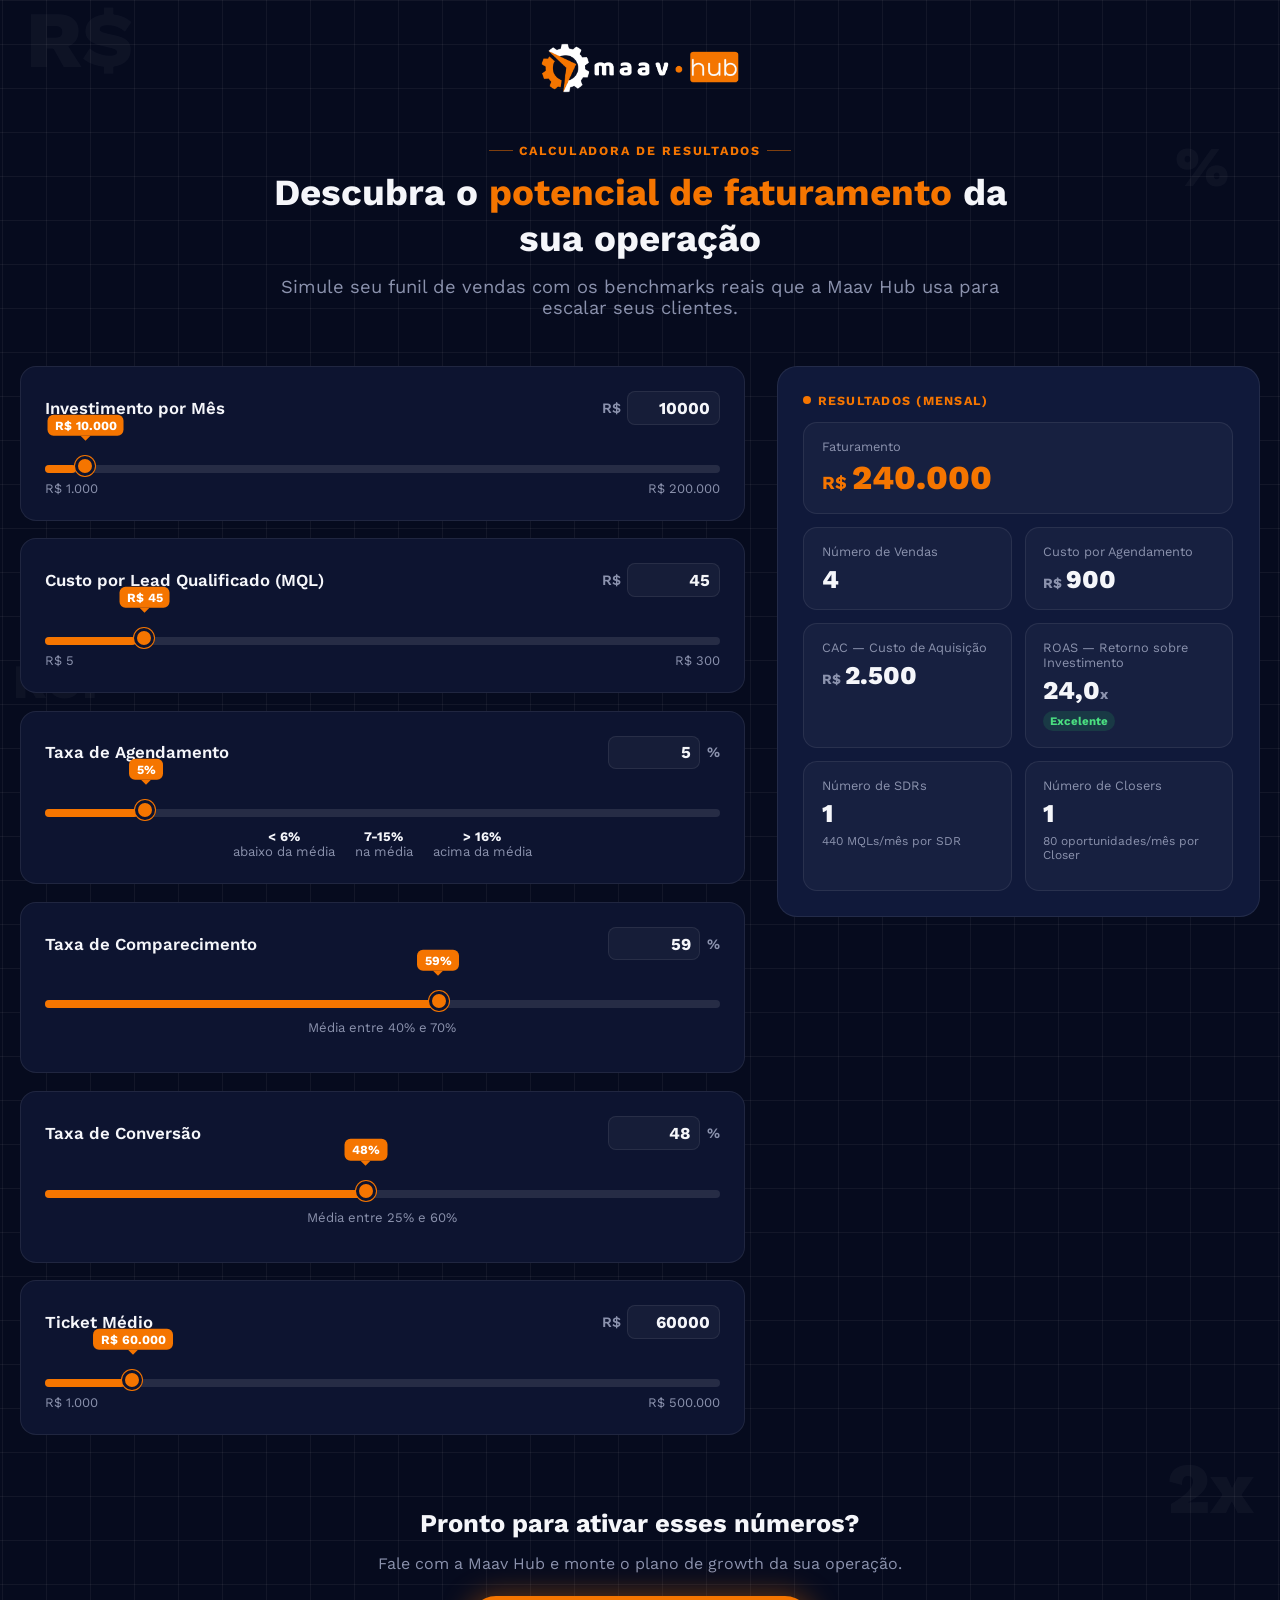
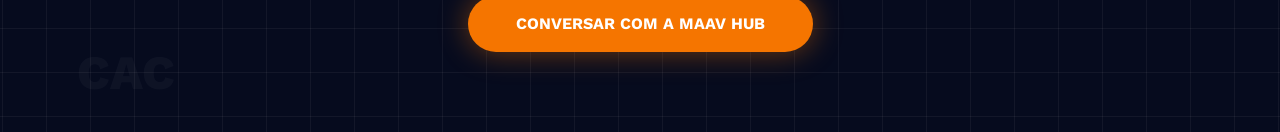
<file: clientes/maav-hub/index.html>
<!DOCTYPE html>
<html lang="pt-BR">
<head>
  <meta charset="UTF-8">
  <meta name="viewport" content="width=device-width, initial-scale=1.0">
  <title>Calculadora de Potencial de Growth - Maav Hub</title>
  <meta name="description" content="Descubra quanto sua operação pode faturar investindo em growth com a Maav Hub.">
  <link rel="icon" href="assets/icon.png">
  <link rel="preconnect" href="https://fonts.googleapis.com">
  <link rel="preconnect" href="https://fonts.gstatic.com" crossorigin>
  <link href="https://fonts.googleapis.com/css2?family=Work+Sans:wght@400;500;600;700;800&display=swap" rel="stylesheet">
  <link rel="stylesheet" href="style.css">

  <!-- ============================================================
       GOOGLE TAG MANAGER (opcional)
       Cole aqui o primeiro trecho de código que o Google Tag Manager
       te deu (Admin > Instalar Google Tag Manager > caixa de cima,
       a que começa com <script>). Não precisa mexer em mais nada.
       Se não for usar GTM, pode deixar essa área em branco.
       ============================================================ -->

</head>
<body>
  <!-- ============================================================
       GOOGLE TAG MANAGER (opcional) — continuação
       Cole aqui o segundo trecho que o Google Tag Manager te deu
       (a caixa de baixo, a que começa com <noscript>). Precisa ficar
       bem no início do <body>, como está aqui.
       ============================================================ -->

  <div class="page">

    <!-- Símbolos decorativos sutis no fundo (puramente estético) -->
    <span class="bg-symbol" aria-hidden="true" style="top:0; left:2%; font-size:5em;">R$</span>
    <span class="bg-symbol" aria-hidden="true" style="top:8%; right:4%; font-size:3.5em;">%</span>
    <span class="bg-symbol" aria-hidden="true" style="top:38%; left:1%; font-size:3em;">ROI</span>
    <span class="bg-symbol" aria-hidden="true" style="bottom:12%; right:2%; font-size:4.5em;">2x</span>
    <span class="bg-symbol" aria-hidden="true" style="bottom:2%; left:6%; font-size:3em;">CAC</span>

    <header class="page-header">
      <img src="assets/logo-horizontal-dark-theme.png" alt="Maav Hub">
    </header>

    <!-- ============================================================
         TEXTOS DA PÁGINA — edite à vontade o que está entre as tags.
         ============================================================ -->
    <section class="hero">
      <span class="eyebrow">Calculadora de Resultados</span>
      <h1>Descubra o <span>potencial de faturamento</span> da sua operação</h1>
      <p>Simule seu funil de vendas com os benchmarks reais que a Maav Hub usa para escalar seus clientes.</p>
    </section>

    <div class="calc-grid" id="calc-grid">
      <!-- ===================== INPUTS ===================== -->
      <div class="inputs-panel">

        <!-- INVESTIMENTO -->
        <div class="slider-card">
          <div class="slider-card-top">
            <span class="label-text">Investimento por Mês</span>
            <div class="num-input-group">
              <span class="prefix">R$</span>
              <input type="text" inputmode="numeric" class="num-input" id="numInvestimento">
            </div>
          </div>
          <div class="slider-wrapper">
            <div class="slider-tooltip" id="tooltipInvestimento"></div>
            <div class="slider-track">
              <div class="slider-fill" id="fillInvestimento"></div>
              <input type="range" class="slider-input" id="rangeInvestimento" min="1000" max="200000" step="1000" value="10000">
            </div>
          </div>
          <div class="slider-minmax"><span>R$ 1.000</span><span>R$ 200.000</span></div>
        </div>

        <!-- CUSTO POR MQL -->
        <div class="slider-card">
          <div class="slider-card-top">
            <span class="label-text">Custo por Lead Qualificado (MQL)</span>
            <div class="num-input-group">
              <span class="prefix">R$</span>
              <input type="text" inputmode="numeric" class="num-input" id="numCustoMql">
            </div>
          </div>
          <div class="slider-wrapper">
            <div class="slider-tooltip" id="tooltipCustoMql"></div>
            <div class="slider-track">
              <div class="slider-fill" id="fillCustoMql"></div>
              <input type="range" class="slider-input" id="rangeCustoMql" min="5" max="300" step="5" value="45">
            </div>
          </div>
          <div class="slider-minmax"><span>R$ 5</span><span>R$ 300</span></div>
        </div>

        <!-- TAXA DE AGENDAMENTO -->
        <div class="slider-card">
          <div class="slider-card-top">
            <span class="label-text">Taxa de Agendamento</span>
            <div class="num-input-group">
              <input type="text" inputmode="numeric" class="num-input" id="numTaxaAgend">
              <span class="suffix">%</span>
            </div>
          </div>
          <div class="slider-wrapper">
            <div class="slider-tooltip" id="tooltipTaxaAgend"></div>
            <div class="slider-track">
              <div class="slider-fill" id="fillTaxaAgend"></div>
              <input type="range" class="slider-input" id="rangeTaxaAgend" min="1" max="30" step="1" value="5">
            </div>
          </div>
          <div class="slider-hints">
            <span class="slider-hint"><strong>&lt; 6%</strong>abaixo da média</span>
            <span class="slider-hint"><strong>7-15%</strong>na média</span>
            <span class="slider-hint"><strong>&gt; 16%</strong>acima da média</span>
          </div>
        </div>

        <!-- TAXA DE COMPARECIMENTO -->
        <div class="slider-card">
          <div class="slider-card-top">
            <span class="label-text">Taxa de Comparecimento</span>
            <div class="num-input-group">
              <input type="text" inputmode="numeric" class="num-input" id="numTaxaComp">
              <span class="suffix">%</span>
            </div>
          </div>
          <div class="slider-wrapper">
            <div class="slider-tooltip" id="tooltipTaxaComp"></div>
            <div class="slider-track">
              <div class="slider-fill" id="fillTaxaComp"></div>
              <input type="range" class="slider-input" id="rangeTaxaComp" min="1" max="100" step="1" value="59">
            </div>
          </div>
          <p class="slider-hints"><span class="slider-hint">Média entre 40% e 70%</span></p>
        </div>

        <!-- TAXA DE CONVERSÃO -->
        <div class="slider-card">
          <div class="slider-card-top">
            <span class="label-text">Taxa de Conversão</span>
            <div class="num-input-group">
              <input type="text" inputmode="numeric" class="num-input" id="numTaxaConv">
              <span class="suffix">%</span>
            </div>
          </div>
          <div class="slider-wrapper">
            <div class="slider-tooltip" id="tooltipTaxaConv"></div>
            <div class="slider-track">
              <div class="slider-fill" id="fillTaxaConv"></div>
              <input type="range" class="slider-input" id="rangeTaxaConv" min="1" max="100" step="1" value="48">
            </div>
          </div>
          <p class="slider-hints"><span class="slider-hint">Média entre 25% e 60%</span></p>
        </div>

        <!-- TICKET MÉDIO -->
        <div class="slider-card">
          <div class="slider-card-top">
            <span class="label-text">Ticket Médio</span>
            <div class="num-input-group">
              <span class="prefix">R$</span>
              <input type="text" inputmode="numeric" class="num-input" id="numTicketMedio">
            </div>
          </div>
          <div class="slider-wrapper">
            <div class="slider-tooltip" id="tooltipTicketMedio"></div>
            <div class="slider-track">
              <div class="slider-fill" id="fillTicketMedio"></div>
              <input type="range" class="slider-input" id="rangeTicketMedio" min="1000" max="500000" step="1000" value="60000">
            </div>
          </div>
          <div class="slider-minmax"><span>R$ 1.000</span><span>R$ 500.000</span></div>
        </div>

      </div>

      <!-- ===================== RESULTADOS ===================== -->
      <div class="results-panel" id="results-panel">
        <div class="results-header">
          <div class="pulse-dot"></div>
          <span>Resultados (mensal)</span>
        </div>

        <div class="results-grid">
          <div class="r-card wide">
            <div class="card-label">Faturamento</div>
            <div class="value-display"><span class="prefix">R$ </span><span id="faturamentoRes">–</span></div>
          </div>

          <div class="r-card">
            <div class="card-label">Número de Vendas</div>
            <div class="value-display"><span id="vendasRes">–</span></div>
          </div>

          <div class="r-card">
            <div class="card-label">Custo por Agendamento</div>
            <div class="value-display"><span class="prefix">R$ </span><span id="custoAgendRes">–</span></div>
          </div>

          <div class="r-card">
            <div class="card-label">CAC — Custo de Aquisição</div>
            <div class="value-display"><span class="prefix">R$ </span><span id="cacRes">–</span></div>
          </div>

          <div class="r-card">
            <div class="card-label">ROAS — Retorno sobre Investimento</div>
            <div class="value-display"><span id="roasRes">–</span><span class="suffix">x</span></div>
            <div id="roasBadge" class="roas-badge" style="display:none;"></div>
          </div>

          <div class="r-card">
            <div class="card-label">Número de SDRs</div>
            <div class="value-display"><span id="sdrsRes">–</span></div>
            <p class="note" id="sdrCapacityNote"></p>
          </div>

          <div class="r-card">
            <div class="card-label">Número de Closers</div>
            <div class="value-display"><span id="closersRes">–</span></div>
            <p class="note" id="closerCapacityNote"></p>
          </div>
        </div>
      </div>
    </div>

    <div class="cta-wrap">
      <h2>Pronto para ativar esses números?</h2>
      <p>Fale com a Maav Hub e monte o plano de growth da sua operação.</p>
      <a
        class="cta-button"
        id="cta-whatsapp"
        href="#"
        target="_blank"
        rel="noopener noreferrer"
      >CONVERSAR COM A MAAV HUB</a>
    </div>

  </div>

  <script src="script.js"></script>
</body>
</html>
</file>
<file: clientes/maav-hub/style.css>
/* ============================================================================
   TEMA DO CLIENTE — MAAV HUB
   Para trocar a identidade visual de outro cliente, edite só este bloco.
   Cores em formato hexadecimal, ex: #FF0000.
   ============================================================================ */
:root {
  --cor-fundo-pagina: #060B1E;    /* fundo escuro da página */
  --cor-superficie: #0D1430;      /* fundo dos cards de input */
  --cor-superficie-2: #10193A;    /* fundo dos cards de resultado (um pouco mais claro) */
  --cor-borda: rgba(255, 255, 255, 0.08);
  --cor-grid: rgba(255, 255, 255, 0.05); /* linhas do grid decorativo de fundo */

  --cor-destaque: #F57500;        /* laranja da marca — botões, barra do slider, destaques */
  --cor-destaque-texto: #FFFFFF;  /* cor do texto sobre a cor de destaque */

  --cor-texto-principal: #F5F6FA; /* texto principal (claro, sobre fundo escuro) */
  --cor-texto-secundario: #8B92AD;

  --cor-sucesso: #22C55E;
  --cor-alerta: #F59E0B;
  --cor-risco: #EF4444;

  --fonte: "Work Sans", Arial, sans-serif;
}
/* ========================================================================== */

* {
  box-sizing: border-box;
}

html {
  background-color: var(--cor-fundo-pagina);
}

body {
  margin: 0;
  font-family: var(--fonte);
  color: var(--cor-texto-principal);
  -webkit-font-smoothing: antialiased;
  background-color: var(--cor-fundo-pagina);
  background-image:
    linear-gradient(var(--cor-grid) 1px, transparent 1px),
    linear-gradient(90deg, var(--cor-grid) 1px, transparent 1px);
  background-size: 44px 44px;
  background-position: center top;
}

.page {
  position: relative;
  max-width: 1280px;
  margin: 0 auto;
  padding: 2.5em 1.25em 5em;
  overflow: hidden;
}

/* Símbolos decorativos sutis no fundo do hero */
.bg-symbol {
  position: absolute;
  z-index: 0;
  font-weight: 800;
  color: rgba(255, 255, 255, 0.035);
  pointer-events: none;
  user-select: none;
  line-height: 1;
}

.page > *:not(.bg-symbol) {
  position: relative;
  z-index: 1;
}

/* --------------------------------------------------------------------------
   CABEÇALHO E HERO
   -------------------------------------------------------------------------- */

.page-header {
  display: flex;
  justify-content: center;
  margin-bottom: 2.5em;
}

.page-header img {
  height: 3.5em;
  width: auto;
  object-fit: contain;
}

.hero {
  text-align: center;
  max-width: 760px;
  margin: 0 auto 3em;
}

.hero .eyebrow {
  display: inline-flex;
  align-items: center;
  gap: 0.5em;
  font-size: 0.78em;
  font-weight: 700;
  letter-spacing: 0.14em;
  text-transform: uppercase;
  color: var(--cor-destaque);
  margin-bottom: 1em;
}

.hero .eyebrow::before,
.hero .eyebrow::after {
  content: "";
  width: 24px;
  height: 1px;
  background: var(--cor-destaque);
  opacity: 0.5;
}

.hero h1 {
  font-weight: 700;
  font-size: 2.3em;
  line-height: 1.25;
  margin: 0;
  color: var(--cor-texto-principal);
}

.hero h1 span {
  color: var(--cor-destaque);
}

.hero p {
  font-size: 1.15em;
  color: var(--cor-texto-secundario);
  margin-top: 0.75em;
}

/* --------------------------------------------------------------------------
   GRID PRINCIPAL
   -------------------------------------------------------------------------- */

.calc-grid {
  display: grid;
  grid-template-columns: 1fr;
  gap: 1.5em;
  align-items: start;
}

@media (min-width: 1024px) {
  .calc-grid {
    grid-template-columns: 3fr 2fr;
    gap: 2em;
  }
  .results-panel {
    position: sticky;
    top: 2em;
  }
}

/* --------------------------------------------------------------------------
   CARDS DE INPUT (SLIDERS)
   -------------------------------------------------------------------------- */

.slider-card {
  background: var(--cor-superficie);
  border: 1px solid var(--cor-borda);
  border-radius: 16px;
  padding: 1.5em;
  margin-bottom: 1.1em;
}

.slider-card-top {
  display: flex;
  align-items: center;
  justify-content: space-between;
  margin-bottom: 0.9em;
  gap: 1em;
}

.label-text {
  font-weight: 600;
  font-size: 1.05em;
  color: var(--cor-texto-principal);
}

.num-input-group {
  display: flex;
  align-items: center;
  gap: 0.4em;
  flex-shrink: 0;
}

.num-input-group .prefix,
.num-input-group .suffix {
  font-weight: 600;
  color: var(--cor-texto-secundario);
  font-size: 0.9em;
}

.num-input {
  width: 5.5em;
  text-align: right;
  font-family: var(--fonte);
  font-weight: 700;
  font-size: 1.05em;
  color: var(--cor-texto-principal);
  background: rgba(255, 255, 255, 0.04);
  border: 1px solid var(--cor-borda);
  border-radius: 8px;
  padding: 0.35em 0.5em;
  transition: border-color 0.2s ease;
}

.num-input:focus {
  outline: none;
  border-color: var(--cor-destaque);
}

.slider-wrapper {
  position: relative;
  padding-top: 1.6em;
}

.slider-track {
  position: relative;
  height: 8px;
  border-radius: 5px;
  background: rgba(255, 255, 255, 0.1);
}

.slider-fill {
  position: absolute;
  left: 0;
  top: 0;
  height: 100%;
  border-radius: 5px;
  background: var(--cor-destaque);
  width: 0%;
  pointer-events: none;
}

.slider-tooltip {
  position: absolute;
  top: -0.3em;
  transform: translate(-50%, -100%);
  background: var(--cor-destaque);
  color: #fff;
  font-size: 0.78em;
  font-weight: 700;
  padding: 0.25em 0.6em;
  border-radius: 6px;
  white-space: nowrap;
  pointer-events: none;
}

.slider-tooltip::after {
  content: "";
  position: absolute;
  top: 100%;
  left: 50%;
  transform: translateX(-50%);
  border: 5px solid transparent;
  border-top-color: var(--cor-destaque);
}

input[type="range"].slider-input {
  position: absolute;
  left: 0;
  top: 0;
  width: 100%;
  height: 8px;
  margin: 0;
  -webkit-appearance: none;
  appearance: none;
  background: transparent;
  cursor: pointer;
}

input[type="range"].slider-input::-webkit-slider-thumb {
  -webkit-appearance: none;
  appearance: none;
  width: 20px;
  height: 20px;
  border-radius: 50%;
  background: var(--cor-destaque);
  border: 3px solid var(--cor-superficie);
  box-shadow: 0 0 0 1px var(--cor-destaque);
  margin-top: -6px;
  cursor: pointer;
}

input[type="range"].slider-input::-moz-range-thumb {
  width: 20px;
  height: 20px;
  border-radius: 50%;
  background: var(--cor-destaque);
  border: 3px solid var(--cor-superficie);
  box-shadow: 0 0 0 1px var(--cor-destaque);
  cursor: pointer;
}

.slider-minmax {
  display: flex;
  justify-content: space-between;
  margin-top: 0.6em;
  font-size: 0.82em;
  color: var(--cor-texto-secundario);
}

.slider-hints {
  display: flex;
  justify-content: center;
  gap: 1.5em;
  flex-wrap: wrap;
  margin-top: 0.9em;
  font-size: 0.82em;
  color: var(--cor-texto-secundario);
  text-align: center;
}

.slider-hint strong {
  display: block;
  color: var(--cor-texto-principal);
}

/* --------------------------------------------------------------------------
   PAINEL DE RESULTADOS
   -------------------------------------------------------------------------- */

.results-panel {
  background: var(--cor-superficie-2);
  border: 1px solid var(--cor-borda);
  border-radius: 20px;
  padding: 1.6em;
}

.results-header {
  display: flex;
  align-items: center;
  gap: 0.5em;
  margin-bottom: 1.1em;
  font-size: 0.78em;
  font-weight: 700;
  letter-spacing: 0.1em;
  text-transform: uppercase;
  color: var(--cor-destaque);
}

.pulse-dot {
  width: 8px;
  height: 8px;
  border-radius: 50%;
  background: var(--cor-destaque);
  animation: pulse-dot 1.6s ease-in-out infinite;
}

@keyframes pulse-dot {
  0%, 100% { opacity: 1; transform: scale(1); }
  50% { opacity: 0.4; transform: scale(0.8); }
}

.results-grid {
  display: grid;
  grid-template-columns: 1fr 1fr;
  gap: 0.8em;
}

.r-card {
  position: relative;
  background: rgba(255, 255, 255, 0.03);
  border: 1px solid var(--cor-borda);
  border-radius: 14px;
  padding: 1em 1.1em;
}

.r-card.wide {
  grid-column: 1 / -1;
}

.card-label {
  display: flex;
  align-items: center;
  gap: 0.4em;
  font-size: 0.8em;
  color: var(--cor-texto-secundario);
  margin-bottom: 0.5em;
}

.value-display {
  font-size: 1.6em;
  font-weight: 800;
  line-height: 1.1;
  color: var(--cor-texto-principal);
}

.r-card.wide .value-display {
  font-size: 2.1em;
  color: var(--cor-destaque);
}

.value-display .prefix,
.value-display .suffix {
  font-size: 0.55em;
  font-weight: 700;
  color: var(--cor-texto-secundario);
}

.r-card.wide .value-display .prefix {
  color: var(--cor-destaque);
}

.r-card .note {
  margin-top: 0.5em;
  font-size: 0.75em;
  color: var(--cor-texto-secundario);
}

.roas-badge {
  display: inline-flex;
  align-items: center;
  gap: 0.3em;
  margin-top: 0.6em;
  padding: 0.25em 0.6em;
  border-radius: 999px;
  font-size: 0.72em;
  font-weight: 700;
}

.roas-badge.positive {
  background: rgba(34, 197, 94, 0.15);
  color: #4ADE80;
}

.roas-badge.warning {
  background: rgba(245, 158, 11, 0.15);
  color: #FBBF24;
}

.roas-badge.negative {
  background: rgba(239, 68, 68, 0.15);
  color: #F87171;
}

/* --------------------------------------------------------------------------
   BOTÃO CTA
   -------------------------------------------------------------------------- */

.cta-wrap {
  text-align: center;
  margin-top: 3.5em;
}

.cta-wrap h2 {
  font-size: 1.6em;
  margin-bottom: 0.3em;
  color: var(--cor-texto-principal);
}

.cta-wrap p {
  color: var(--cor-texto-secundario);
  margin-bottom: 1.4em;
}

.cta-button {
  background-color: var(--cor-destaque);
  color: var(--cor-destaque-texto);
  font-family: var(--fonte);
  font-weight: 700;
  font-size: 1em;
  padding: 1.15em 3em;
  border-radius: 100px;
  text-decoration: none;
  box-shadow: 0 0 30px 0 rgba(245, 117, 0, 0.45);
  display: inline-block;
  transform: scale(1);
  animation: pulsar 1.4s infinite;
  transition: filter 0.2s ease;
}

.cta-button:hover {
  filter: brightness(1.05);
}

@keyframes pulsar {
  0% { transform: scale(0.96); }
  70% { transform: scale(1); }
  100% { transform: scale(0.96); }
}

/* --------------------------------------------------------------------------
   RESPONSIVO
   -------------------------------------------------------------------------- */

@media (max-width: 640px) {
  .hero h1 {
    font-size: 1.7em;
  }

  .results-grid {
    grid-template-columns: 1fr 1fr;
  }

  .r-card .value-display {
    font-size: 1.3em;
  }

  .r-card.wide .value-display {
    font-size: 1.7em;
  }

  .bg-symbol {
    display: none;
  }
}
</file>
